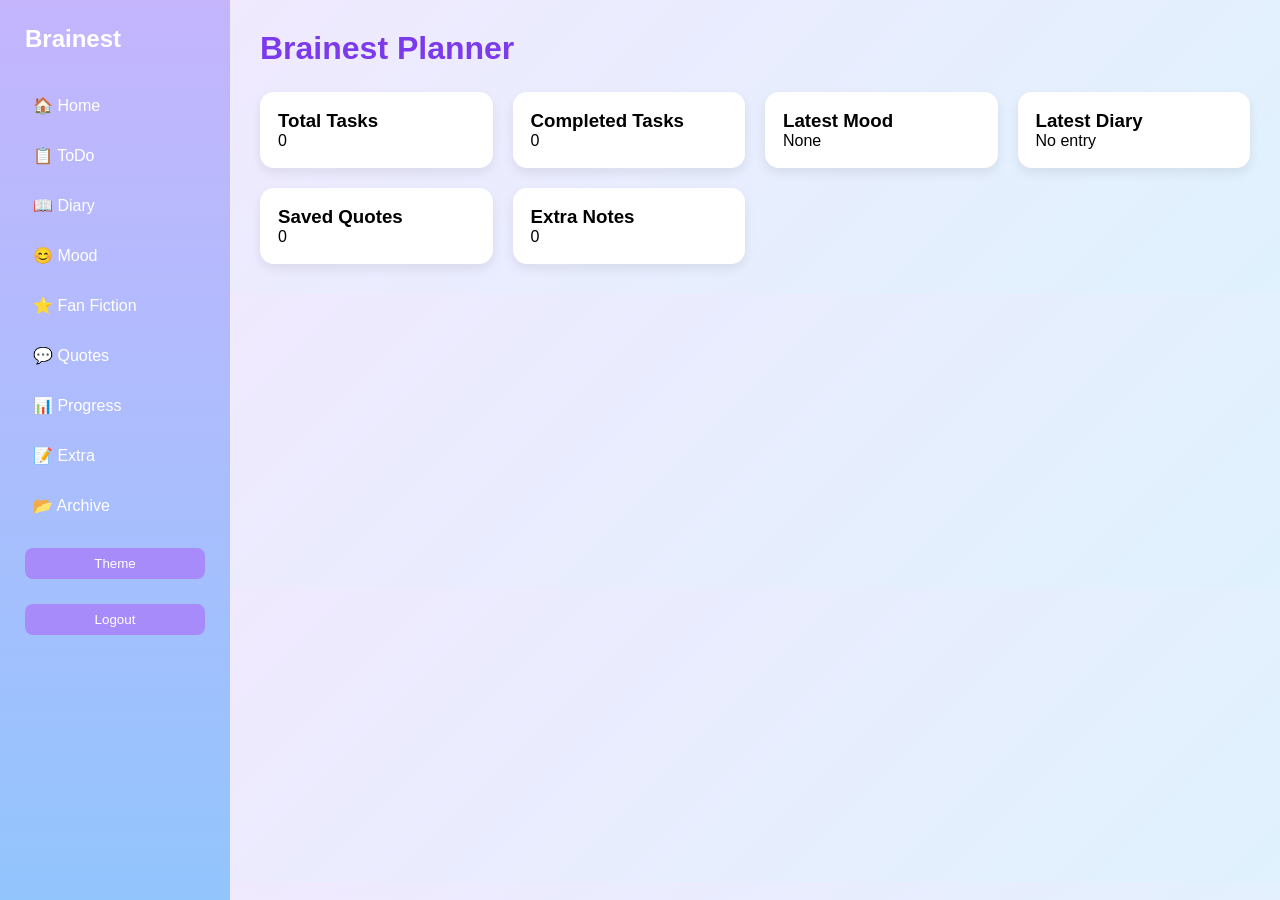
<file: index.html>
<!DOCTYPE html>

<html>

<head>

<title>Brainest Planner</title>

<link rel="stylesheet" href="css/style.css">

</head>

<body>

<div class="sidebar">

<h2>Brainest</h2>

<a href="index.html">🏠 Home</a>
<a href="todo.html">📋 ToDo</a>
<a href="diary.html">📖 Diary</a>
<a href="mood.html">😊 Mood</a>
<a href="ff.html">⭐ Fan Fiction</a>
<a href="quotes.html">💬 Quotes</a>
<a href="progress.html">📊 Progress</a>
<a href="extra.html">📝 Extra</a>
<a href="archive.html">📂 Archive</a>

<button>Theme</button>

<button>Logout</button>

</div>

<div class="main">

<h1>Brainest Planner</h1>

<div class="dashboard">

<div class="card">
<h3>Total Tasks</h3>
<p id="homeTotalTasks">0</p>
</div>

<div class="card">
<h3>Completed Tasks</h3>
<p id="homeCompletedTasks">0</p>
</div>

<div class="card">
<h3>Latest Mood</h3>
<p id="homeLatestMood">None</p>
</div>

<div class="card">
<h3>Latest Diary</h3>
<p id="homeLatestDiary">No entry</p>
</div>

<div class="card">
<h3>Saved Quotes</h3>
<p id="homeQuotesCount">0</p>
</div>

<div class="card">
<h3>Extra Notes</h3>
<p id="homeExtraCount">0</p>
</div>

</div>

</div>

</body>

</html>
</file>
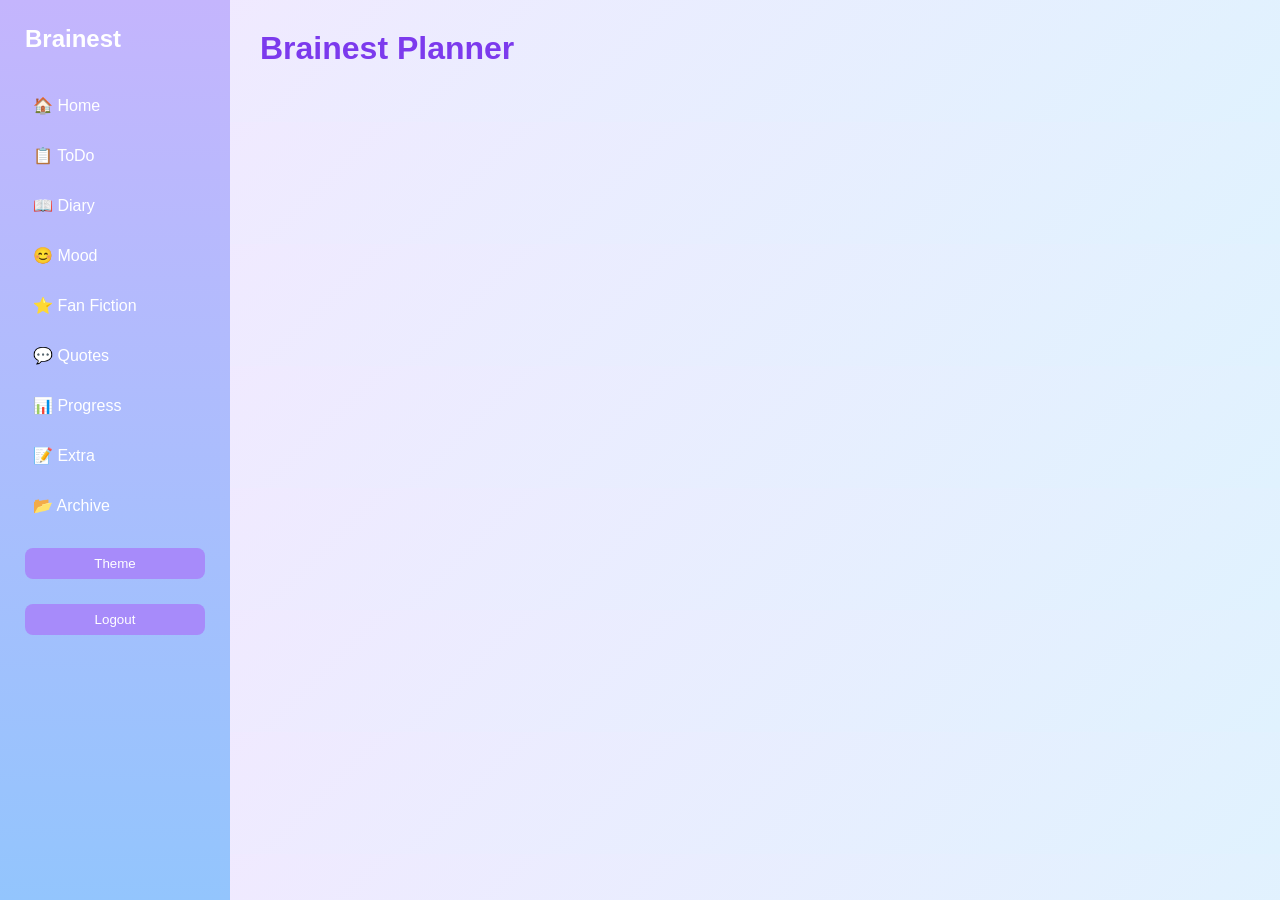
<file: archive.html>
<!DOCTYPE html>
<html lang="en">

<head>
<meta charset="UTF-8">
<meta name="viewport" content="width=device-width, initial-scale=1.0">
<title>Brainest Planner - Archive</title>

<link rel="stylesheet" href="css/style.css">
</head>

<body>

<div class="sidebar">

<h2>Brainest</h2>

<a href="index.html">🏠 Home</a>
<a href="todo.html">📋 ToDo</a>
<a href="diary.html">📖 Diary</a>
<a href="mood.html">😊 Mood</a>
<a href="ff.html">⭐ Fan Fiction</a>
<a href="quotes.html">💬 Quotes</a>
<a href="progress.html">📊 Progress</a>
<a href="extra.html">📝 Extra</a>
<a href="archive.html">📂 Archive</a>

<button onclick="toggleTheme()" class="theme-btn">Theme</button>
<button onclick="logoutUser()" class="logout-btn">Logout</button>

</div>

<div class="main">

<div class="navbar">
<h1>Brainest Planner</h1>
</div>

<!-- PAGE CONTENT HERE -->

</div>

</body>

</html>
</file>
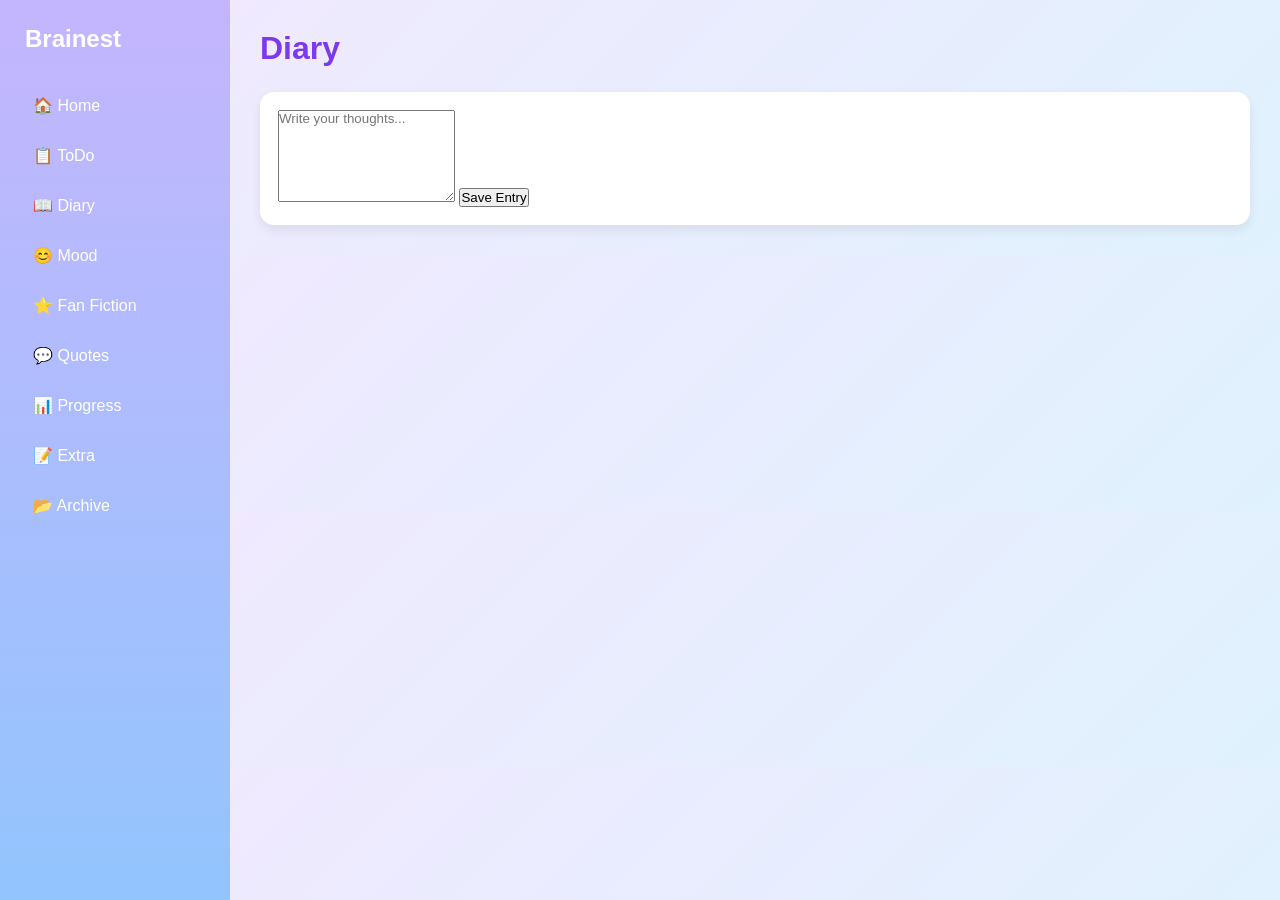
<file: diary.html>
<!DOCTYPE html>
<html>
<head>
<title>Diary</title>
<link rel="stylesheet" href="css/style.css">
</head>

<body>

<div class="sidebar">
<h2>Brainest</h2>

<a href="index.html">🏠 Home</a>
<a href="todo.html">📋 ToDo</a>
<a href="diary.html">📖 Diary</a>
<a href="mood.html">😊 Mood</a>
<a href="ff.html">⭐ Fan Fiction</a>
<a href="quotes.html">💬 Quotes</a>
<a href="progress.html">📊 Progress</a>
<a href="extra.html">📝 Extra</a>
<a href="archive.html">📂 Archive</a>

</div>

<div class="main">

<h1>Diary</h1>

<div class="card">

<textarea rows="6" placeholder="Write your thoughts..."></textarea>

<button>Save Entry</button>

</div>

</div>

</body>
</html>
</file>
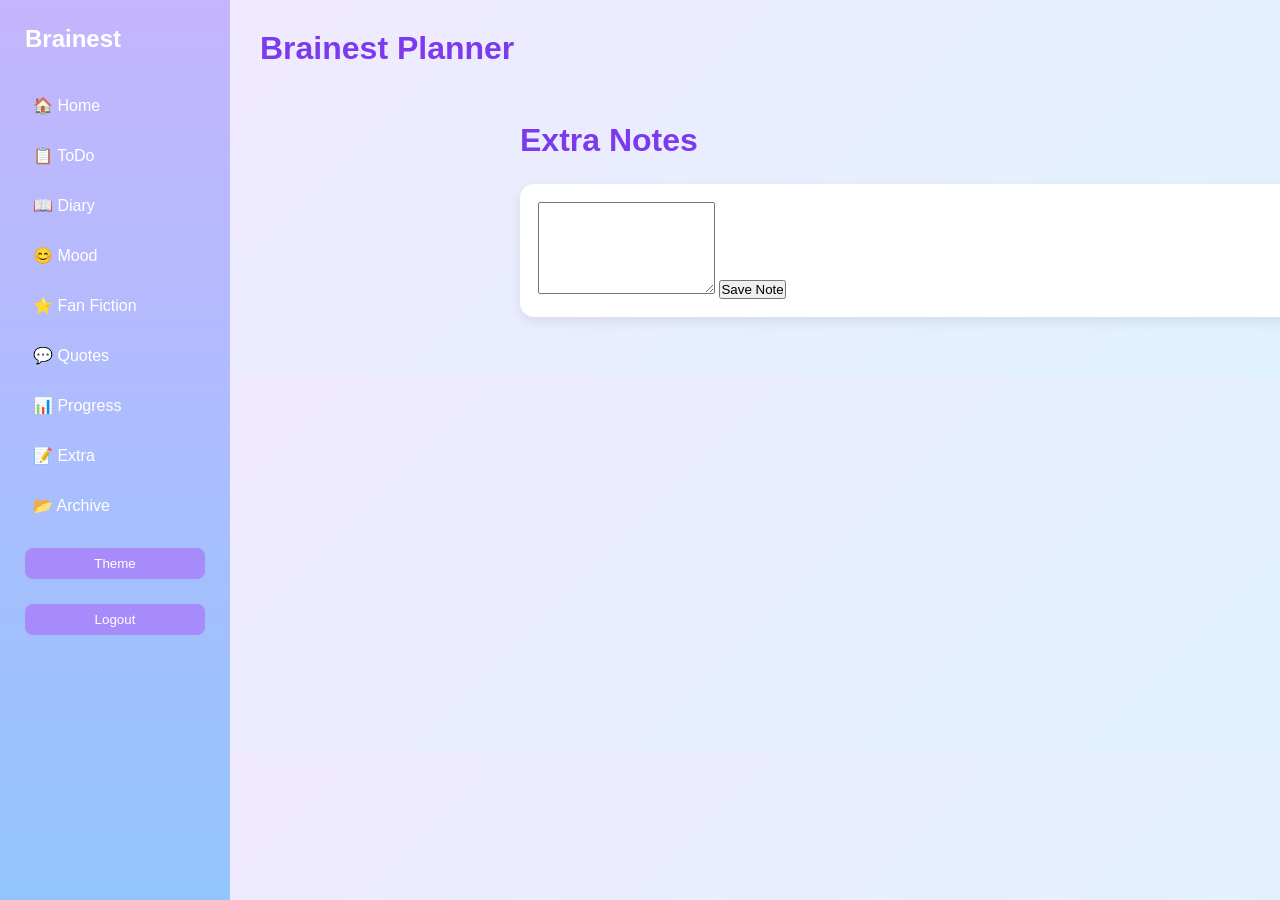
<file: extra.html>
<!DOCTYPE html>
<html lang="en">

<head>
  <meta charset="UTF-8">
  <meta name="viewport" content="width=device-width, initial-scale=1.0">
  <title>Brainest Planner - Extra</title>
  <link rel="stylesheet" href="css/style.css">
</head>

<body>

<div class="sidebar">

<h2>Brainest</h2>

<a href="index.html">🏠 Home</a>
<a href="todo.html">📋 ToDo</a>
<a href="diary.html">📖 Diary</a>
<a href="mood.html">😊 Mood</a>
<a href="ff.html">⭐ Fan Fiction</a>
<a href="quotes.html">💬 Quotes</a>
<a href="progress.html">📊 Progress</a>
<a href="extra.html">📝 Extra</a>
<a href="archive.html">📂 Archive</a>

<button onclick="toggleTheme()" class="theme-btn">Theme</button>
<button onclick="logoutUser()" class="logout-btn">Logout</button>

</div>

<div class="main">

<div class="navbar">
<h1>Brainest Planner</h1>
</div>
<div class="main">

<h1>Extra Notes</h1>

<div class="card">

<textarea rows="6"></textarea>

<button>Save Note</button>

</div>

</div>
<!-- PAGE CONTENT HERE -->

</div>

</body>
</html>
</file>
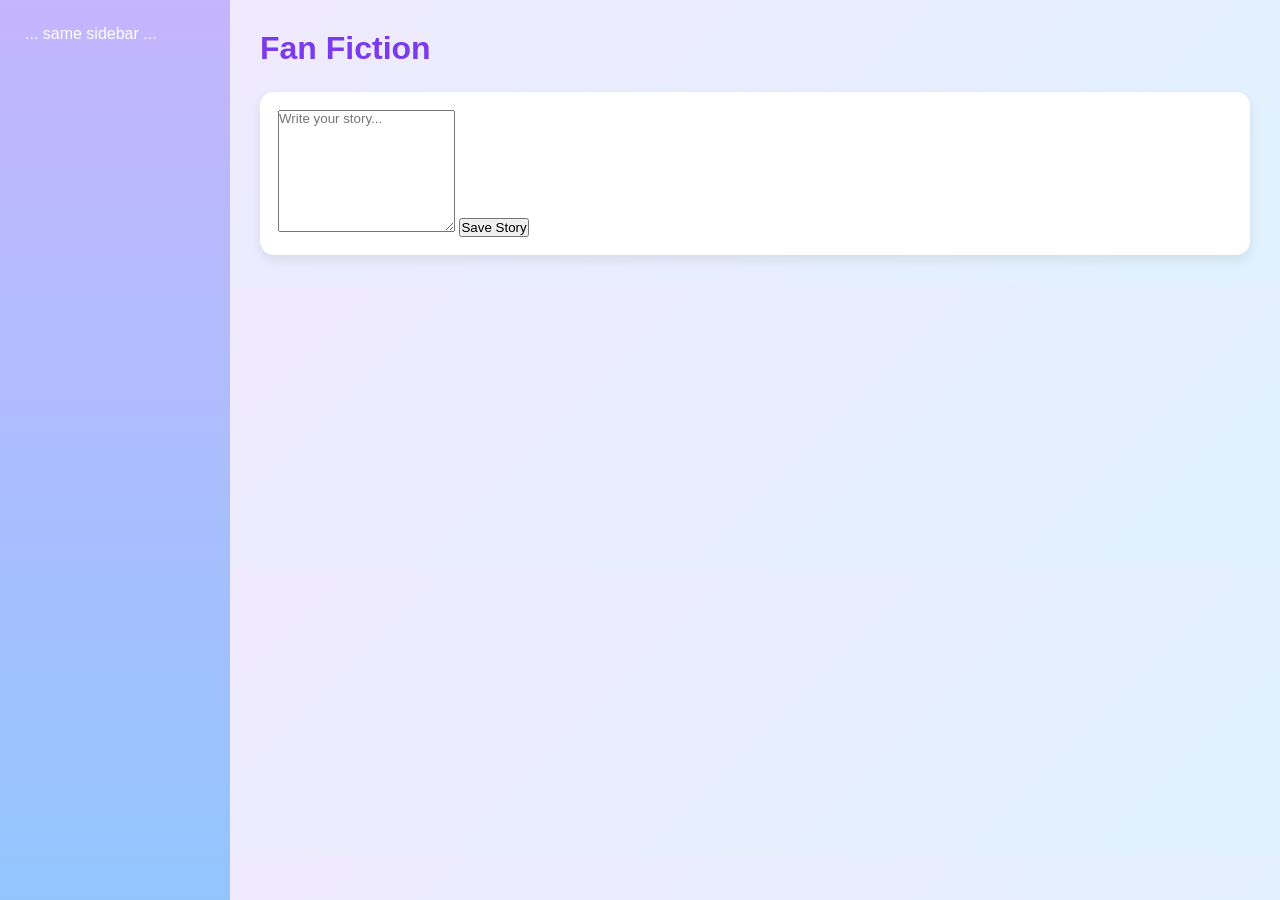
<file: ff.html>
<!DOCTYPE html>
<html>
<head>
<title>Fan Fiction</title>
<link rel="stylesheet" href="css/style.css">
</head>

<body>

<div class="sidebar"> ... same sidebar ... </div>

<div class="main">

<h1>Fan Fiction</h1>

<div class="card">

<textarea rows="8" placeholder="Write your story..."></textarea>

<button>Save Story</button>

</div>

</div>

</body>
</html>
</file>
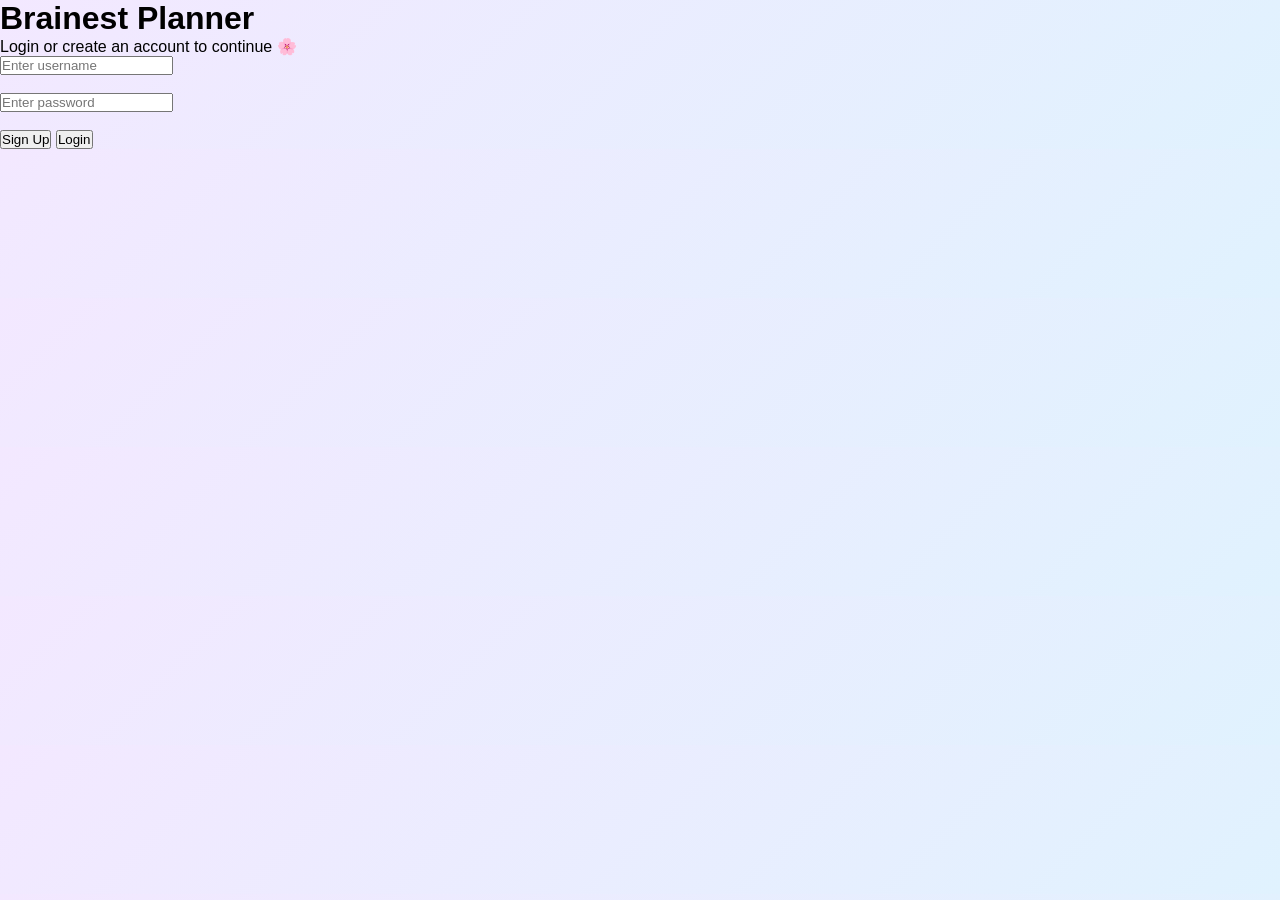
<file: login.html>
<!DOCTYPE html>
<html lang="en">

<head>
  <meta charset="UTF-8">
  <meta name="viewport" content="width=device-width, initial-scale=1.0">
  <title>Brainest Planner - Login</title>
  <link rel="stylesheet" href="css/style.css">
</head>

<body>

  <div class="login-page">
    <div class="login-card">
      <h1>Brainest Planner</h1>
      <p>Login or create an account to continue 🌸</p>

      <input type="text" id="username" placeholder="Enter username">
      <br><br>

      <input type="password" id="password" placeholder="Enter password">
      <br><br>

      <button type="button" onclick="signupUser()">Sign Up</button>
      <button type="button" onclick="loginUser()">Login</button>

      <p id="loginMessage"></p>
    </div>
  </div>

  <script src="js/login.js"></script>

</body>
</html>
</file>
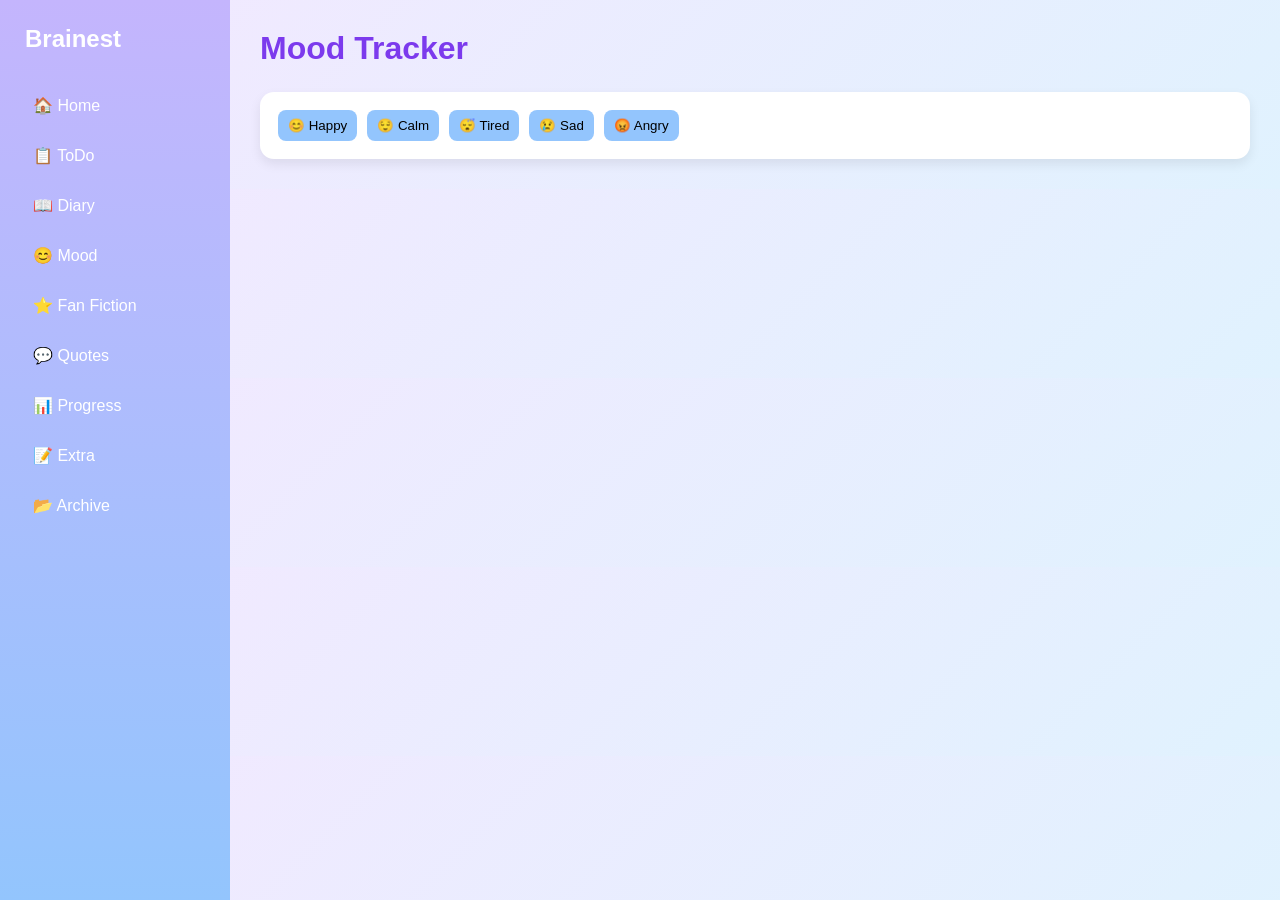
<file: mood.html>
<!DOCTYPE html>
<html>

<head>
<title>Mood</title>
<link rel="stylesheet" href="css/style.css">
</head>

<body>

<div class="sidebar">
<h2>Brainest</h2>

<a href="index.html">🏠 Home</a>
<a href="todo.html">📋 ToDo</a>
<a href="diary.html">📖 Diary</a>
<a href="mood.html">😊 Mood</a>
<a href="ff.html">⭐ Fan Fiction</a>
<a href="quotes.html">💬 Quotes</a>
<a href="progress.html">📊 Progress</a>
<a href="extra.html">📝 Extra</a>
<a href="archive.html">📂 Archive</a>
</div>

<div class="main">

<h1>Mood Tracker</h1>

<div class="card">

<div class="mood-buttons">

<button>😊 Happy</button>
<button>😌 Calm</button>
<button>😴 Tired</button>
<button>😢 Sad</button>
<button>😡 Angry</button>

</div>

</div>

</div>

</body>
</html>
</file>
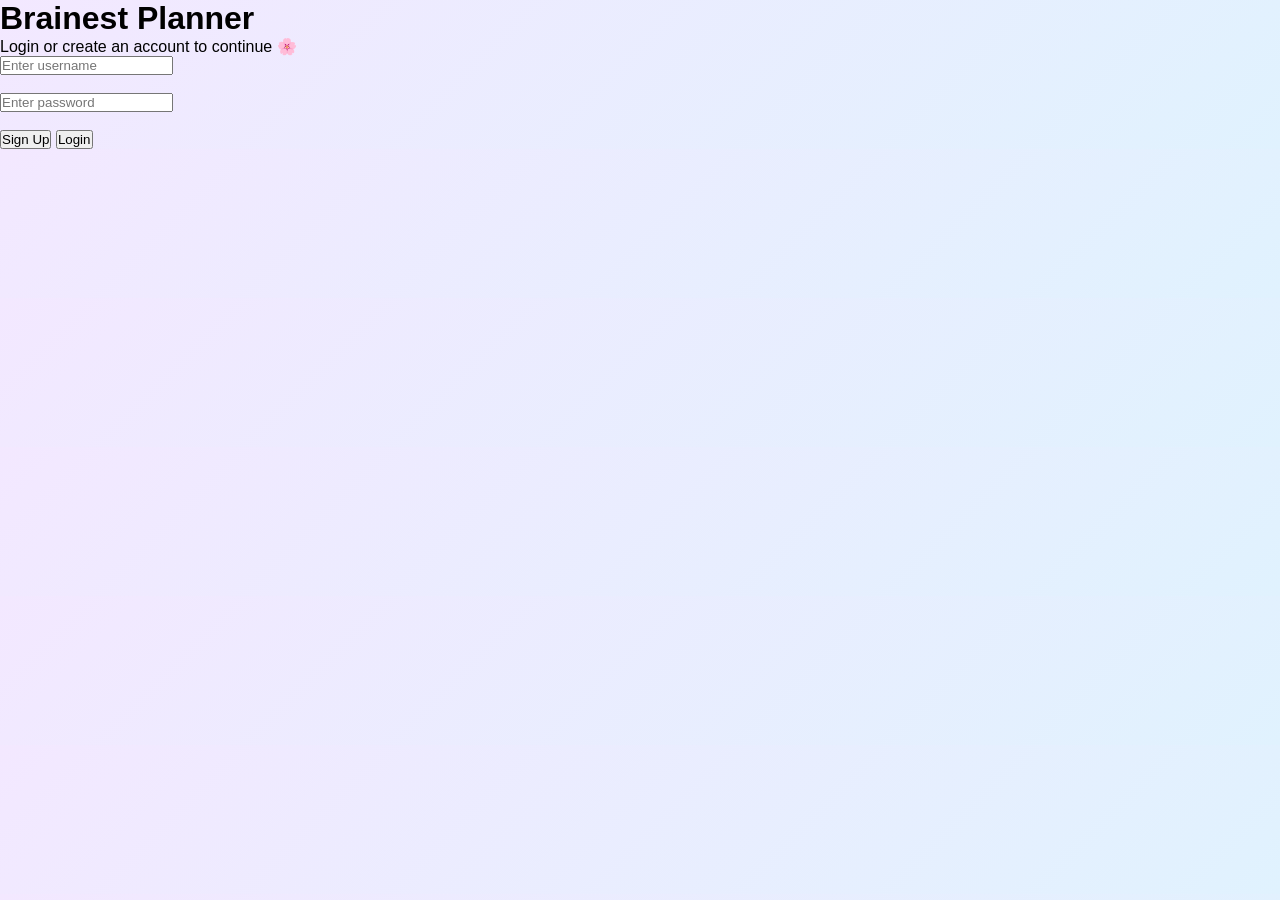
<file: progress.html>
<!DOCTYPE html>
<html lang="en">

<head>
  <meta charset="UTF-8">
  <meta name="viewport" content="width=device-width, initial-scale=1.0">
  <title>Brainest Planner - Progress</title>
  <link rel="stylesheet" href="css/style.css">
</head>

<body>

<div class="sidebar">

<h2>Brainest</h2>

<a href="index.html">🏠 Home</a>
<a href="todo.html">📋 ToDo</a>
<a href="diary.html">📖 Diary</a>
<a href="mood.html">😊 Mood</a>
<a href="ff.html">⭐ Fan Fiction</a>
<a href="quotes.html">💬 Quotes</a>
<a href="progress.html">📊 Progress</a>
<a href="extra.html">📝 Extra</a>
<a href="archive.html">📂 Archive</a>

<button onclick="toggleTheme()" class="theme-btn">Theme</button>
<button onclick="logoutUser()" class="logout-btn">Logout</button>

</div>

<div class="main">

<div class="navbar">
<h1>Brainest Planner</h1>
</div>

<!-- PAGE CONTENT HERE -->

</div>

</body>

  <div class="container">
    <h2>Progress Tracker</h2>
    <p>Track your productivity progress 🌸</p>

    <div class="progress-card">
      <h3>Total Tasks</h3>
      <p id="totalTasks">0</p>
    </div>

    <div class="progress-card">
      <h3>Completed Tasks</h3>
      <p id="completedTasks">0</p>
    </div>

    <div class="progress-card">
      <h3>Progress</h3>
      <div class="progress-bar">
        <div id="progressFill"></div>
      </div>
      <p id="progressText">0%</p>
    </div>
  </div>

  <script src="js/common.js"></script>
  <script src="js/progress.js"></script>

</body>
</html>
</file>
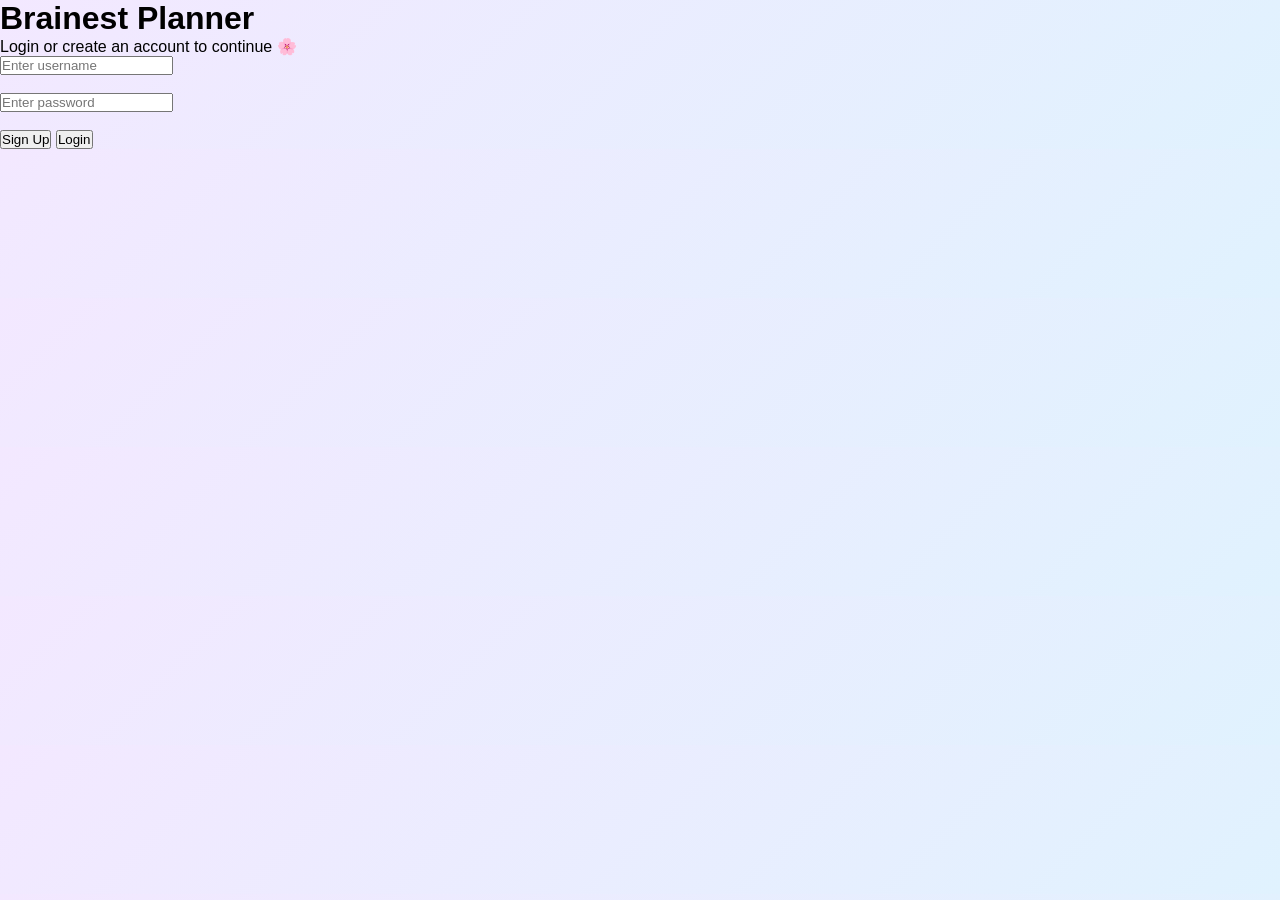
<file: quotes.html>
<!DOCTYPE html>
<html lang="en">

<head>
  <meta charset="UTF-8">
  <meta name="viewport" content="width=device-width, initial-scale=1.0">
  <title>Brainest Planner - Quotes</title>
  <link rel="stylesheet" href="css/style.css">
</head>

<body>

<div class="sidebar">

<h2>Brainest</h2>

<a href="index.html">🏠 Home</a>
<a href="todo.html">📋 ToDo</a>
<a href="diary.html">📖 Diary</a>
<a href="mood.html">😊 Mood</a>
<a href="ff.html">⭐ Fan Fiction</a>
<a href="quotes.html">💬 Quotes</a>
<a href="progress.html">📊 Progress</a>
<a href="extra.html">📝 Extra</a>
<a href="archive.html">📂 Archive</a>

<button onclick="toggleTheme()" class="theme-btn">Theme</button>
<button onclick="logoutUser()" class="logout-btn">Logout</button>

</div>

<div class="main">

<div class="navbar">
<h1>Brainest Planner</h1>
</div>

<!-- PAGE CONTENT HERE -->

</div>

</body>
    <h2>Motivation & Quotes</h2>
    <p>Read and save motivational quotes 🌸</p>

    <div class="quote-box">
      <p id="quoteDisplay">Click the button to see a quote.</p>
      <button onclick="showQuote()">New Quote</button>
    </div>

    <br>

    <input type="text" id="customQuoteInput" placeholder="Write your own quote">
    <button onclick="saveCustomQuote()">Save Quote</button>

    <div id="savedQuotes"></div>
  </div>

  <script src="js/common.js"></script>
  <script src="js/quotes.js"></script>

</body>
</html>
</file>
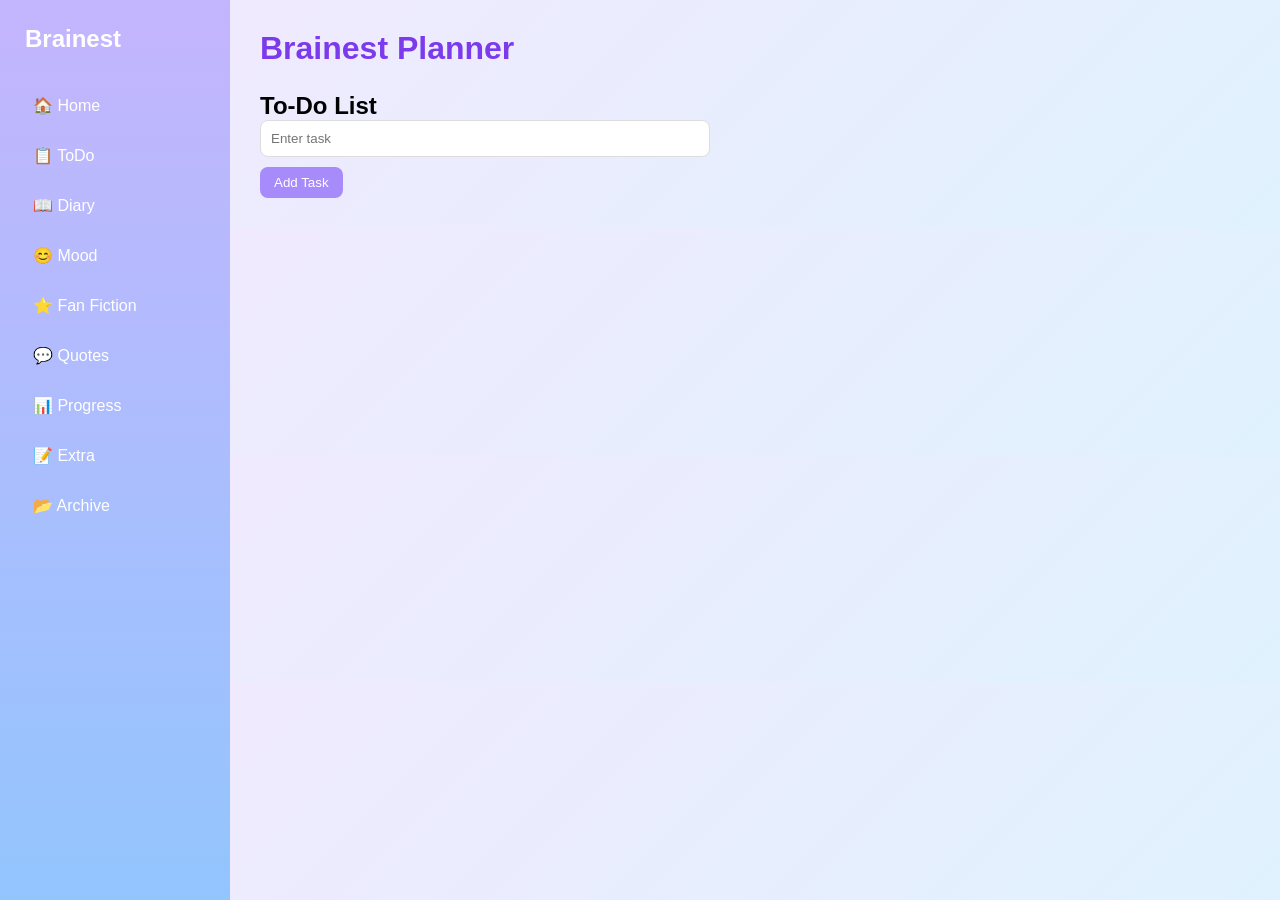
<file: todo.html>
<!DOCTYPE html>
<html>

<head>
<title>ToDo</title>
<link rel="stylesheet" href="css/style.css">
</head>

<body>

<div class="sidebar">

<h2>Brainest</h2>

<a href="index.html">🏠 Home</a>
<a href="todo.html">📋 ToDo</a>
<a href="diary.html">📖 Diary</a>
<a href="mood.html">😊 Mood</a>
<a href="ff.html">⭐ Fan Fiction</a>
<a href="quotes.html">💬 Quotes</a>
<a href="progress.html">📊 Progress</a>
<a href="extra.html">📝 Extra</a>
<a href="archive.html">📂 Archive</a>

</div>

<div class="main">

<h1>Brainest Planner</h1>

<div class="todo-container">

<h2>To-Do List</h2>

<input id="taskInput" placeholder="Enter task">

<button onclick="addTask()">Add Task</button>

<ul id="taskList"></ul>

</div>

</div>

<script src="js/todo.js"></script>

</body>
</html>
</file>
<file: css/style.css>
*{
margin:0;
padding:0;
box-sizing:border-box;
font-family:Segoe UI, sans-serif;
}

body{
display:flex;
background:linear-gradient(135deg,#f3e8ff,#e0f2fe);
}

.sidebar{
width:230px;
height:100vh;
position:fixed;
left:0;
top:0;
background:linear-gradient(180deg,#c4b5fd,#93c5fd);
padding:25px;
display:flex;
flex-direction:column;
gap:15px;
color:white;
}

.sidebar h2{
margin-bottom:20px;
}

.sidebar a{
text-decoration:none;
color:white;
padding:8px;
border-radius:8px;
}

.sidebar a:hover{
background:rgba(255,255,255,0.25);
}

.sidebar button{
background:#a78bfa;
border:none;
color:white;
padding:8px;
border-radius:8px;
margin-top:10px;
}

.main{
margin-left:230px;
width:100%;
padding:30px;
}

.main h1{
color:#7c3aed;
margin-bottom:25px;
}

.dashboard{
display:grid;
grid-template-columns:repeat(auto-fit,minmax(220px,1fr));
gap:20px;
}

.card{
background:white;
padding:18px;
border-radius:14px;
box-shadow:0 5px 12px rgba(0,0,0,0.08);
}

.todo-container{
max-width:450px;
}

.todo-container input{
width:100%;
padding:10px;
border-radius:8px;
border:1px solid #ddd;
margin-bottom:10px;
}

.todo-container button{
padding:8px 14px;
border:none;
border-radius:8px;
background:#a78bfa;
color:white;
cursor:pointer;
}

#taskList li{
list-style:none;
background:white;
padding:10px;
border-radius:8px;
margin-top:8px;
display:flex;
justify-content:space-between;
align-items:center;
}

.mood-buttons{
display:flex;
gap:10px;
flex-wrap:wrap;
}

.mood-buttons button{
background:#93c5fd;
border:none;
padding:8px 10px;
border-radius:8px;
cursor:pointer;
}
</file>
